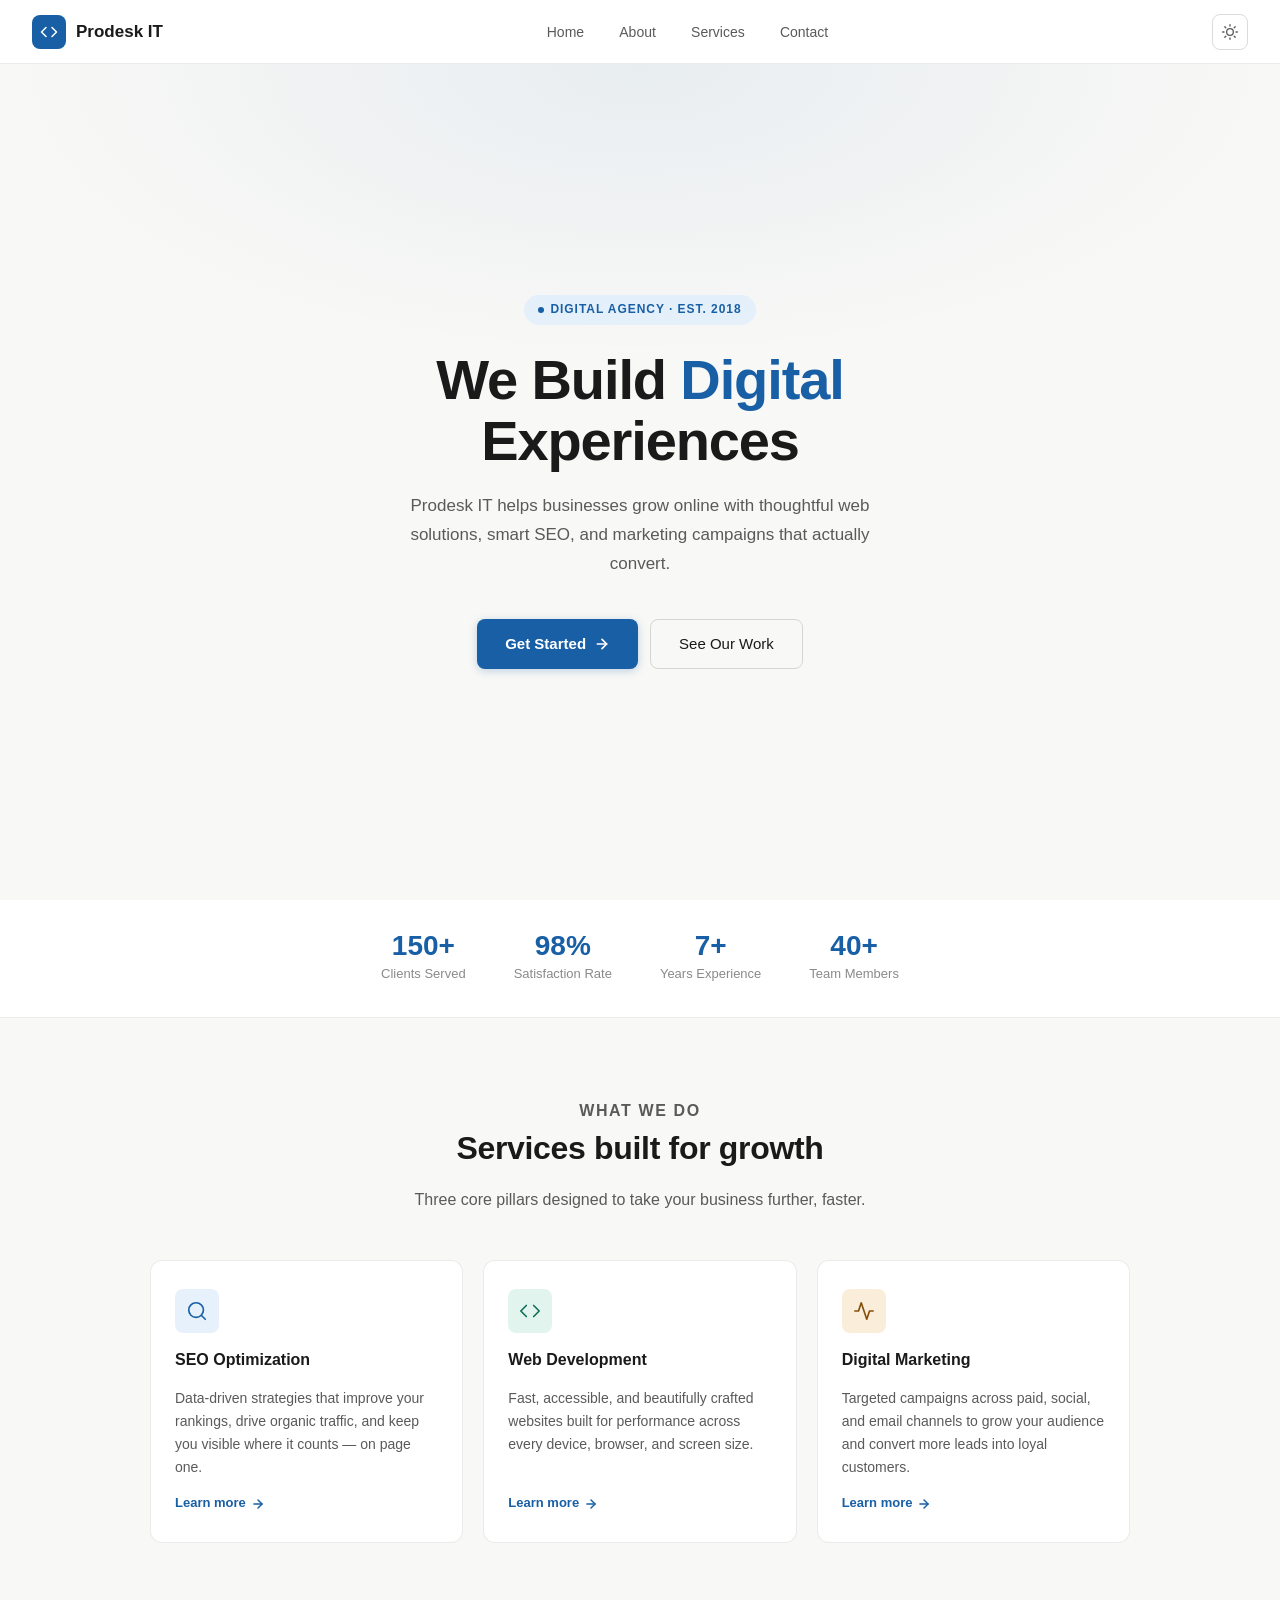
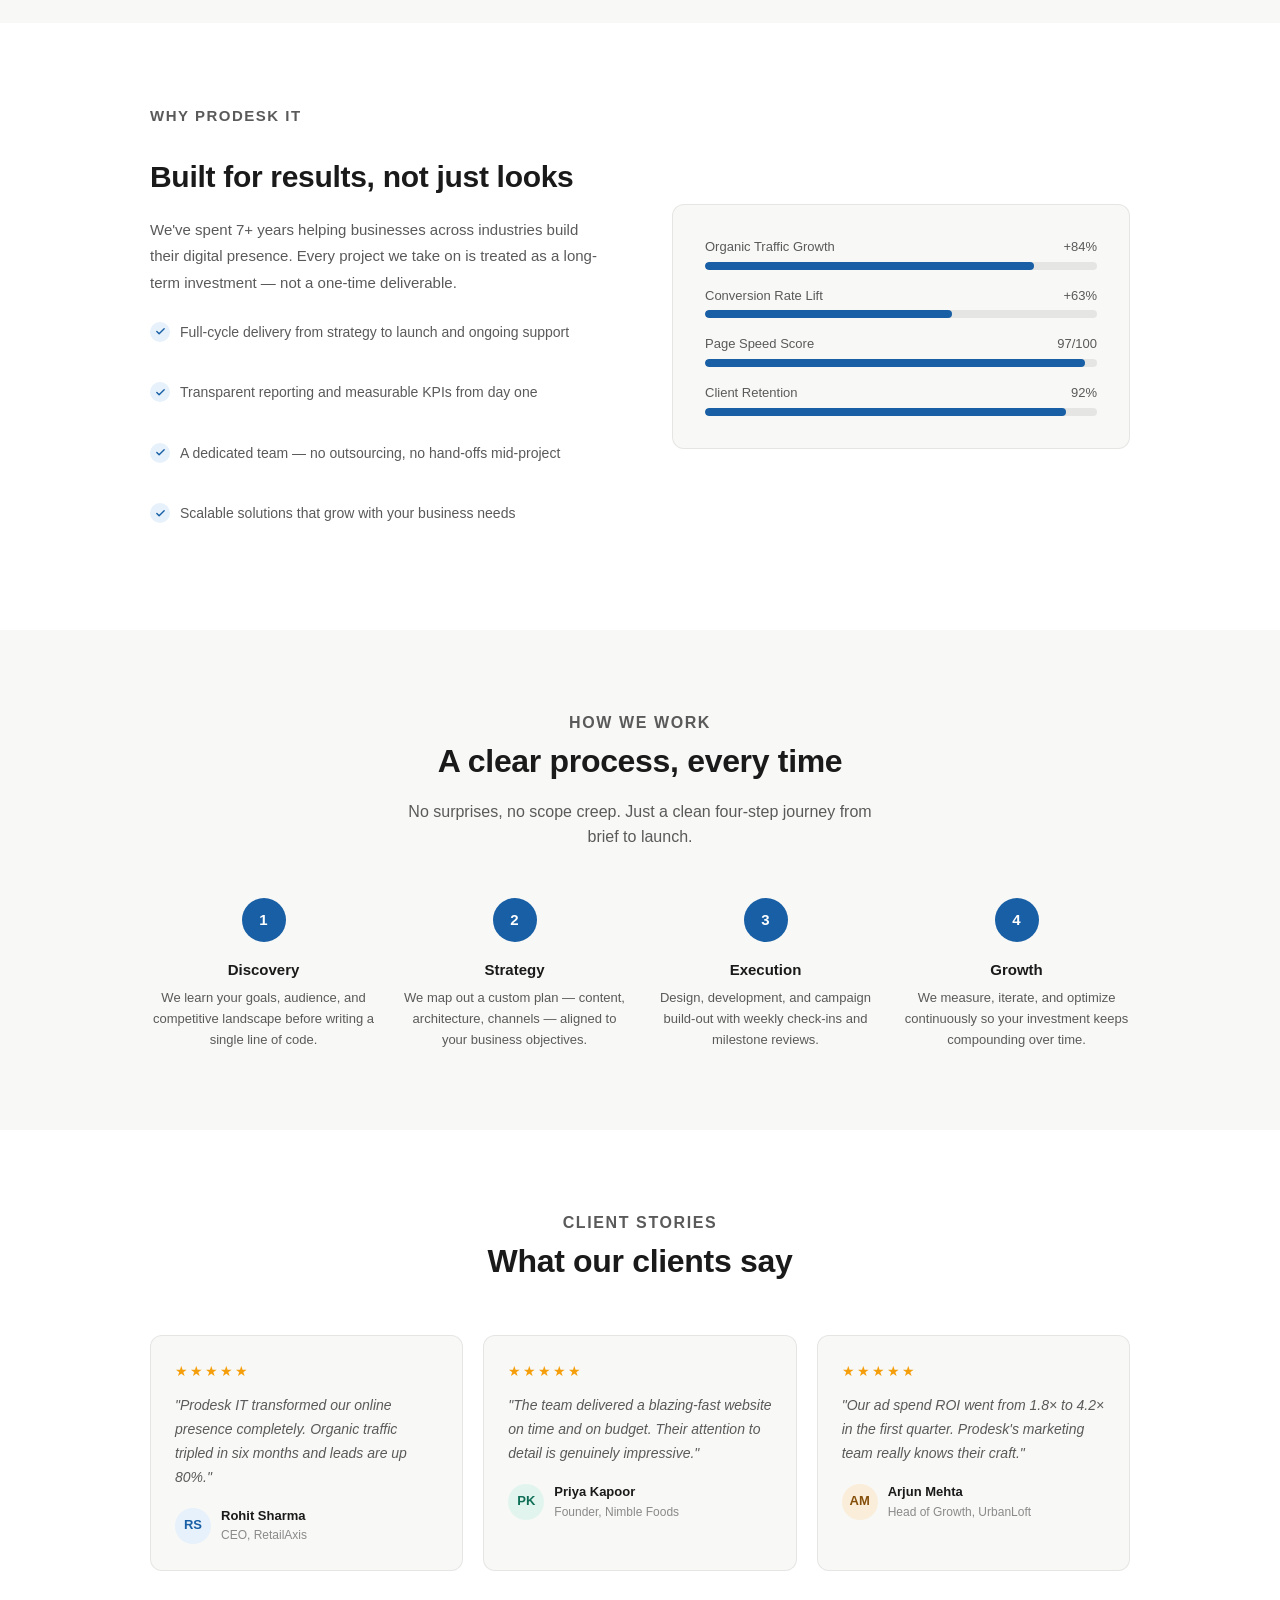
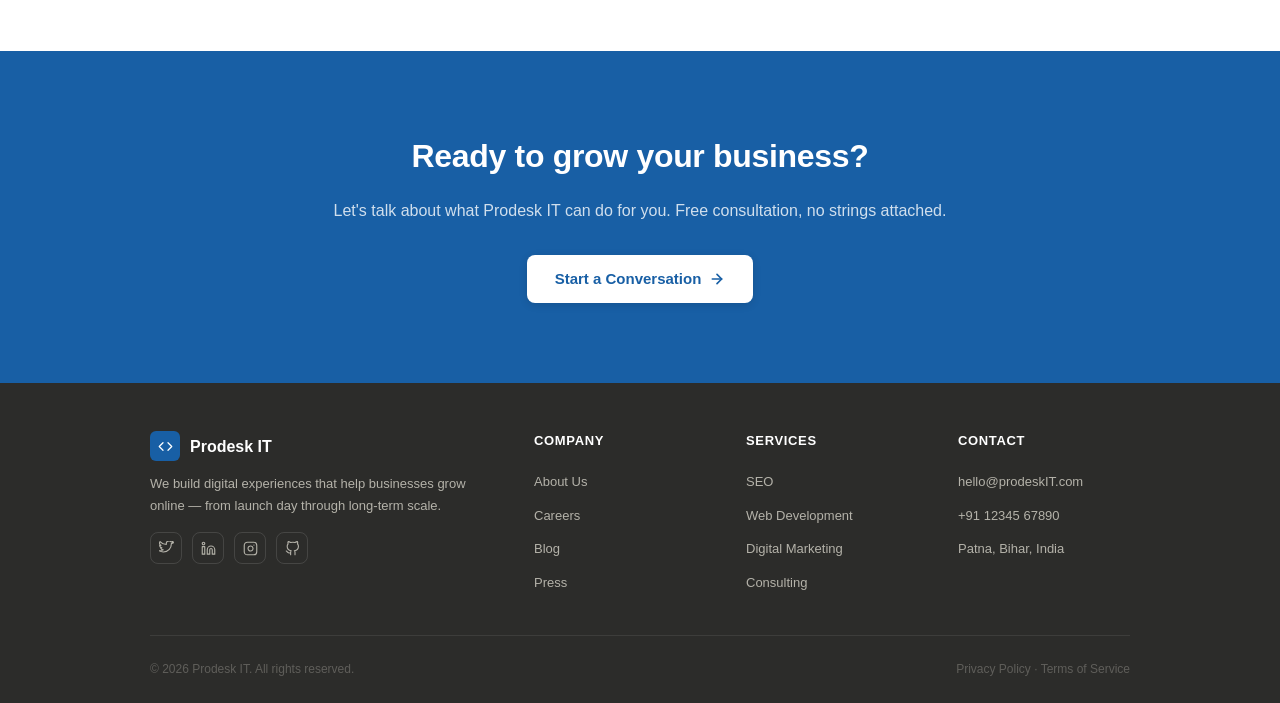
<file: index.html>
<!DOCTYPE html>
<html lang="en">

<head>
    <meta charset="UTF-8" />
    <meta name="viewport" content="width=device-width, initial-scale=1.0" />
    <meta name="description"
        content="Prodesk IT helps businesses grow online with web development, SEO, and digital marketing." />
    <meta name="theme-color" content="#185FA5" />
    <title>Prodesk IT — We Build Digital Experiences</title>
    <link rel="stylesheet" href="b.css" />
</head>

<body>

    <!-- ── Navbar ── -->
    <nav class="nav">
        <a href="#" class="nav-logo">
            <div class="nav-logo-icon">
                <svg viewBox="0 0 24 24">
                    <polyline points="16 18 22 12 16 6" />
                    <polyline points="8 6 2 12 8 18" />
                </svg>
            </div>
            Prodesk IT
        </a>
        <ul class="nav-links">
            <li><a href="#home">Home</a></li>
            <li><a href="#about">About</a></li>
            <li><a href="#services">Services</a></li>
            <li><a href="#contact">Contact</a></li>
        </ul>
        <div class="nav-controls">
            <button class="theme-toggle" id="themeToggle" onclick="toggleTheme()" aria-label="Toggle dark mode">
                <span class="theme-icon sun" aria-hidden="true">
                    <svg viewBox="0 0 24 24">
                        <circle cx="12" cy="12" r="5" />
                        <line x1="12" y1="1" x2="12" y2="3" />
                        <line x1="12" y1="21" x2="12" y2="23" />
                        <line x1="4.22" y1="4.22" x2="5.64" y2="5.64" />
                        <line x1="18.36" y1="18.36" x2="19.78" y2="19.78" />
                        <line x1="1" y1="12" x2="3" y2="12" />
                        <line x1="21" y1="12" x2="23" y2="12" />
                        <line x1="4.22" y1="19.78" x2="5.64" y2="18.36" />
                        <line x1="18.36" y1="5.64" x2="19.78" y2="4.22" />
                    </svg>
                </span>
                <span class="theme-icon moon" aria-hidden="true">
                    <svg viewBox="0 0 24 24">
                        <path d="M21 12.79A9 9 0 1 1 11.21 3 7 7 0 0 0 21 12.79z" />
                    </svg>
                </span>
            </button>
            <button class="nav-hamburger" onclick="toggleMenu()" aria-label="Toggle navigation" aria-expanded="false"
                id="hamburgerBtn">
                <svg viewBox="0 0 24 24">
                    <line x1="3" y1="6" x2="21" y2="6" />
                    <line x1="3" y1="12" x2="21" y2="12" />
                    <line x1="3" y1="18" x2="21" y2="18" />
                </svg>
            </button>
        </div>
    </nav>

    <div class="mobile-menu" id="mobileMenu">
        <a href="#home" onclick="closeMenu()">Home</a>
        <a href="#about" onclick="closeMenu()">About</a>
        <a href="#services" onclick="closeMenu()">Services</a>
        <a href="#contact" onclick="closeMenu()">Contact</a>
    </div>

    <!-- ── Hero ── -->
    <section class="hero" id="home">
        <div class="hero-badge"><span></span> Digital Agency · Est. 2018</div>
        <h1>We Build <em>Digital</em><br>Experiences</h1>
        <p class="hero-sub">Prodesk IT helps businesses grow online with thoughtful web solutions, smart SEO, and
            marketing campaigns that actually convert.</p>
        <div class="hero-actions">
            <a href="#contact" class="btn-primary">
                Get Started
                <svg viewBox="0 0 24 24">
                    <line x1="5" y1="12" x2="19" y2="12" />
                    <polyline points="12 5 19 12 12 19" />
                </svg>
            </a>
            <a href="#services" class="btn-secondary">See Our Work</a>
        </div>
    </section>

    <!-- ── Stats ── -->
    <div class="stats">
        <div class="stat-item">
            <div class="stat-number">150+</div>
            <div class="stat-label">Clients Served</div>
        </div>
        <div class="stat-item">
            <div class="stat-number">98%</div>
            <div class="stat-label">Satisfaction Rate</div>
        </div>
        <div class="stat-item">
            <div class="stat-number">7+</div>
            <div class="stat-label">Years Experience</div>
        </div>
        <div class="stat-item">
            <div class="stat-number">40+</div>
            <div class="stat-label">Team Members</div>
        </div>
    </div>

    <!-- ── Services ── -->
    <section class="section services-bg" id="services">
        <div class="section-inner">
            <div class="section-header">
                <p class="section-eyebrow">What We Do</p>
                <h2>Services built for growth</h2>
                <p>Three core pillars designed to take your business further, faster.</p>
            </div>
            <div class="cards-grid">
                <div class="card">
                    <div class="card-icon blue">
                        <svg viewBox="0 0 24 24">
                            <circle cx="11" cy="11" r="8" />
                            <line x1="21" y1="21" x2="16.65" y2="16.65" />
                        </svg>
                    </div>
                    <h3>SEO Optimization</h3>
                    <p>Data-driven strategies that improve your rankings, drive organic traffic, and keep you visible
                        where it counts — on page one.</p>
                    <a href="#" class="card-link">Learn more <svg viewBox="0 0 24 24">
                            <line x1="5" y1="12" x2="19" y2="12" />
                            <polyline points="12 5 19 12 12 19" />
                        </svg></a>
                </div>
                <div class="card">
                    <div class="card-icon teal">
                        <svg viewBox="0 0 24 24">
                            <polyline points="16 18 22 12 16 6" />
                            <polyline points="8 6 2 12 8 18" />
                        </svg>
                    </div>
                    <h3>Web Development</h3>
                    <p>Fast, accessible, and beautifully crafted websites built for performance across every device,
                        browser, and screen size.</p>
                    <a href="#" class="card-link">Learn more <svg viewBox="0 0 24 24">
                            <line x1="5" y1="12" x2="19" y2="12" />
                            <polyline points="12 5 19 12 12 19" />
                        </svg></a>
                </div>
                <div class="card">
                    <div class="card-icon amber">
                        <svg viewBox="0 0 24 24">
                            <path d="M22 12h-4l-3 9L9 3l-3 9H2" />
                        </svg>
                    </div>
                    <h3>Digital Marketing</h3>
                    <p>Targeted campaigns across paid, social, and email channels to grow your audience and convert more
                        leads into loyal customers.</p>
                    <a href="#" class="card-link">Learn more <svg viewBox="0 0 24 24">
                            <line x1="5" y1="12" x2="19" y2="12" />
                            <polyline points="12 5 19 12 12 19" />
                        </svg></a>
                </div>
            </div>
        </div>
    </section>

    <!-- ── About / Features ── -->
    <section class="section" id="about">
        <div class="section-inner">
            <div class="features-grid">
                <div class="features-text">
                    <p class="section-eyebrow">Why Prodesk IT</p>
                    <h2>Built for results, not just looks</h2>
                    <p>We've spent 7+ years helping businesses across industries build their digital presence. Every
                        project we take on is treated as a long-term investment — not a one-time deliverable.</p>
                    <div class="feature-list">
                        <div class="feature-item">
                            <div class="feature-check"><svg viewBox="0 0 24 24">
                                    <polyline points="20 6 9 17 4 12" />
                                </svg></div>
                            <p>Full-cycle delivery from strategy to launch and ongoing support</p>
                        </div>
                        <div class="feature-item">
                            <div class="feature-check"><svg viewBox="0 0 24 24">
                                    <polyline points="20 6 9 17 4 12" />
                                </svg></div>
                            <p>Transparent reporting and measurable KPIs from day one</p>
                        </div>
                        <div class="feature-item">
                            <div class="feature-check"><svg viewBox="0 0 24 24">
                                    <polyline points="20 6 9 17 4 12" />
                                </svg></div>
                            <p>A dedicated team — no outsourcing, no hand-offs mid-project</p>
                        </div>
                        <div class="feature-item">
                            <div class="feature-check"><svg viewBox="0 0 24 24">
                                    <polyline points="20 6 9 17 4 12" />
                                </svg></div>
                            <p>Scalable solutions that grow with your business needs</p>
                        </div>
                    </div>
                </div>
                <div class="features-visual">
                    <div>
                        <div class="visual-bar-label"><span>Organic Traffic Growth</span><span>+84%</span></div>
                        <div class="visual-bar-track">
                            <div class="visual-bar-fill" style="width:84%"></div>
                        </div>
                    </div>
                    <div>
                        <div class="visual-bar-label"><span>Conversion Rate Lift</span><span>+63%</span></div>
                        <div class="visual-bar-track">
                            <div class="visual-bar-fill" style="width:63%"></div>
                        </div>
                    </div>
                    <div>
                        <div class="visual-bar-label"><span>Page Speed Score</span><span>97/100</span></div>
                        <div class="visual-bar-track">
                            <div class="visual-bar-fill" style="width:97%"></div>
                        </div>
                    </div>
                    <div>
                        <div class="visual-bar-label"><span>Client Retention</span><span>92%</span></div>
                        <div class="visual-bar-track">
                            <div class="visual-bar-fill" style="width:92%"></div>
                        </div>
                    </div>
                </div>
            </div>
        </div>
    </section>

    <!-- ── Process ── -->
    <section class="section process-bg">
        <div class="section-inner">
            <div class="section-header">
                <p class="section-eyebrow">How We Work</p>
                <h2>A clear process, every time</h2>
                <p>No surprises, no scope creep. Just a clean four-step journey from brief to launch.</p>
            </div>
            <div class="process-steps">
                <div class="process-step">
                    <div class="step-num">1</div>
                    <h3>Discovery</h3>
                    <p>We learn your goals, audience, and competitive landscape before writing a single line of code.
                    </p>
                </div>
                <div class="process-step">
                    <div class="step-num">2</div>
                    <h3>Strategy</h3>
                    <p>We map out a custom plan — content, architecture, channels — aligned to your business objectives.
                    </p>
                </div>
                <div class="process-step">
                    <div class="step-num">3</div>
                    <h3>Execution</h3>
                    <p>Design, development, and campaign build-out with weekly check-ins and milestone reviews.</p>
                </div>
                <div class="process-step">
                    <div class="step-num">4</div>
                    <h3>Growth</h3>
                    <p>We measure, iterate, and optimize continuously so your investment keeps compounding over time.
                    </p>
                </div>
            </div>
        </div>
    </section>

    <!-- ── Testimonials ── -->
    <section class="section">
        <div class="section-inner">
            <div class="section-header">
                <p class="section-eyebrow">Client Stories</p>
                <h2>What our clients say</h2>
            </div>
            <div class="testimonials-grid">
                <div class="testimonial-card">
                    <div class="testimonial-stars">★★★★★</div>
                    <blockquote>"Prodesk IT transformed our online presence completely. Organic traffic tripled in six
                        months and leads are up 80%."</blockquote>
                    <div class="testimonial-author">
                        <div class="author-avatar" style="background:#E6F1FB;color:#185FA5;">RS</div>
                        <div>
                            <div class="author-name">Rohit Sharma</div>
                            <div class="author-role">CEO, RetailAxis</div>
                        </div>
                    </div>
                </div>
                <div class="testimonial-card">
                    <div class="testimonial-stars">★★★★★</div>
                    <blockquote>"The team delivered a blazing-fast website on time and on budget. Their attention to
                        detail is genuinely impressive."</blockquote>
                    <div class="testimonial-author">
                        <div class="author-avatar" style="background:#E1F5EE;color:#0F6E56;">PK</div>
                        <div>
                            <div class="author-name">Priya Kapoor</div>
                            <div class="author-role">Founder, Nimble Foods</div>
                        </div>
                    </div>
                </div>
                <div class="testimonial-card">
                    <div class="testimonial-stars">★★★★★</div>
                    <blockquote>"Our ad spend ROI went from 1.8× to 4.2× in the first quarter. Prodesk's marketing team
                        really knows their craft."</blockquote>
                    <div class="testimonial-author">
                        <div class="author-avatar" style="background:#FAEEDA;color:#854F0B;">AM</div>
                        <div>
                            <div class="author-name">Arjun Mehta</div>
                            <div class="author-role">Head of Growth, UrbanLoft</div>
                        </div>
                    </div>
                </div>
            </div>
        </div>
    </section>

    <!-- ── CTA Banner ── -->
    <div class="cta-banner" id="contact">
        <h2>Ready to grow your business?</h2>
        <p>Let's talk about what Prodesk IT can do for you. Free consultation, no strings attached.</p>
        <a href="mailto:hello@prodeskIT.com" class="btn-white">
            Start a Conversation
            <svg viewBox="0 0 24 24">
                <line x1="5" y1="12" x2="19" y2="12" />
                <polyline points="12 5 19 12 12 19" />
            </svg>
        </a>
    </div>

    <!-- ── Footer ── -->
    <footer class="footer">
        <div class="footer-grid">
            <div class="footer-brand">
                <div class="footer-logo">
                    <div class="footer-logo-icon">
                        <svg viewBox="0 0 24 24">
                            <polyline points="16 18 22 12 16 6" />
                            <polyline points="8 6 2 12 8 18" />
                        </svg>
                    </div>
                    Prodesk IT
                </div>
                <p>We build digital experiences that help businesses grow online — from launch day through long-term
                    scale.</p>
                <div class="footer-social">
                    <a href="#" aria-label="Twitter">
                        <svg viewBox="0 0 24 24">
                            <path
                                d="M23 3a10.9 10.9 0 0 1-3.14 1.53A4.48 4.48 0 0 0 22.43.36a9 9 0 0 1-2.88 1.1A4.52 4.52 0 0 0 16.11 0c-2.5 0-4.52 2-4.52 4.5 0 .35.04.7.11 1.03C7.69 5.37 4.07 3.58 1.64.9a4.5 4.5 0 0 0 1.4 6.01A4.49 4.49 0 0 1 1 6.48v.05c0 2.18 1.55 4 3.6 4.41a4.52 4.52 0 0 1-2.04.08 4.52 4.52 0 0 0 4.22 3.13A9.05 9.05 0 0 1 0 15.54 12.8 12.8 0 0 0 6.92 17.5c8.3 0 12.84-6.88 12.84-12.84 0-.2 0-.39-.01-.58A9.17 9.17 0 0 0 23 2.1z" />
                        </svg>
                    </a>
                    <a href="#" aria-label="LinkedIn">
                        <svg viewBox="0 0 24 24">
                            <path d="M16 8a6 6 0 0 1 6 6v7h-4v-7a2 2 0 0 0-2-2 2 2 0 0 0-2 2v7h-4v-7a6 6 0 0 1 6-6z" />
                            <rect x="2" y="9" width="4" height="12" />
                            <circle cx="4" cy="4" r="2" />
                        </svg>
                    </a>
                    <a href="#" aria-label="Instagram">
                        <svg viewBox="0 0 24 24">
                            <rect x="2" y="2" width="20" height="20" rx="5" ry="5" />
                            <path d="M16 11.37A4 4 0 1 1 12.63 8 4 4 0 0 1 16 11.37z" />
                            <line x1="17.5" y1="6.5" x2="17.51" y2="6.5" />
                        </svg>
                    </a>
                    <a href="#" aria-label="GitHub">
                        <svg viewBox="0 0 24 24">
                            <path
                                d="M9 19c-5 1.5-5-2.5-7-3m14 6v-3.87a3.37 3.37 0 0 0-.94-2.61c3.14-.35 6.44-1.54 6.44-7A5.44 5.44 0 0 0 20 4.77 5.07 5.07 0 0 0 19.91 1S18.73.65 16 2.48a13.38 13.38 0 0 0-7 0C6.27.65 5.09 1 5.09 1A5.07 5.07 0 0 0 5 4.77a5.44 5.44 0 0 0-1.5 3.78c0 5.42 3.3 6.61 6.44 7A3.37 3.37 0 0 0 9 18.13V22" />
                        </svg>
                    </a>
                </div>
            </div>
            <div class="footer-col">
                <h4>Company</h4>
                <ul>
                    <li><a href="#">About Us</a></li>
                    <li><a href="#">Careers</a></li>
                    <li><a href="#">Blog</a></li>
                    <li><a href="#">Press</a></li>
                </ul>
            </div>
            <div class="footer-col">
                <h4>Services</h4>
                <ul>
                    <li><a href="#">SEO</a></li>
                    <li><a href="#">Web Development</a></li>
                    <li><a href="#">Digital Marketing</a></li>
                    <li><a href="#">Consulting</a></li>
                </ul>
            </div>
            <div class="footer-col">
                <h4>Contact</h4>
                <ul>
                    <li><a href="mailto:hello@prodeskIT.com">hello@prodeskIT.com</a></li>
                    <li><a href="tel:+911234567890">+91 12345 67890</a></li>
                    <li><a href="#">Patna, Bihar, India</a></li>
                </ul>
            </div>
        </div>
        <div class="footer-bottom">
            <p>© 2026 Prodesk IT. All rights reserved.</p>
            <p>Privacy Policy · Terms of Service</p>
        </div>
    </footer>

    <script src="c.js"></script>
</body>

</html>
</file>
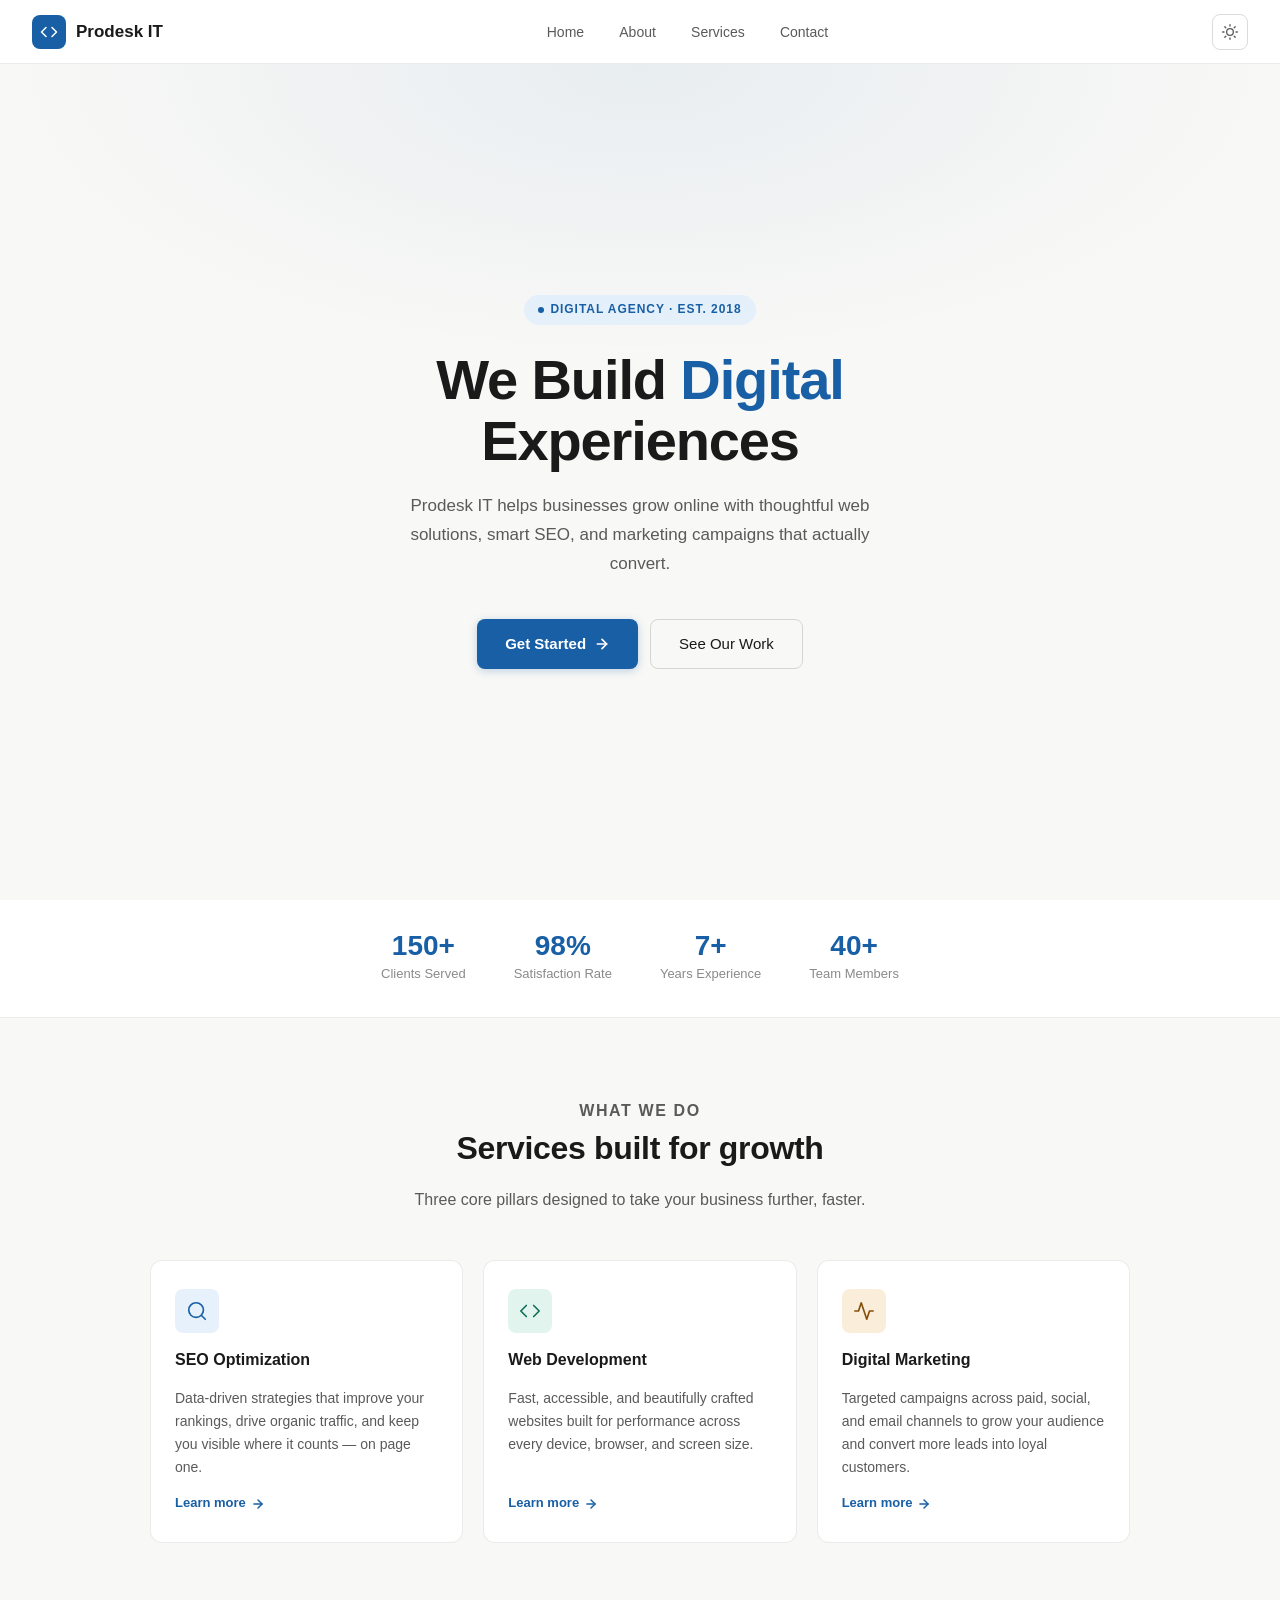
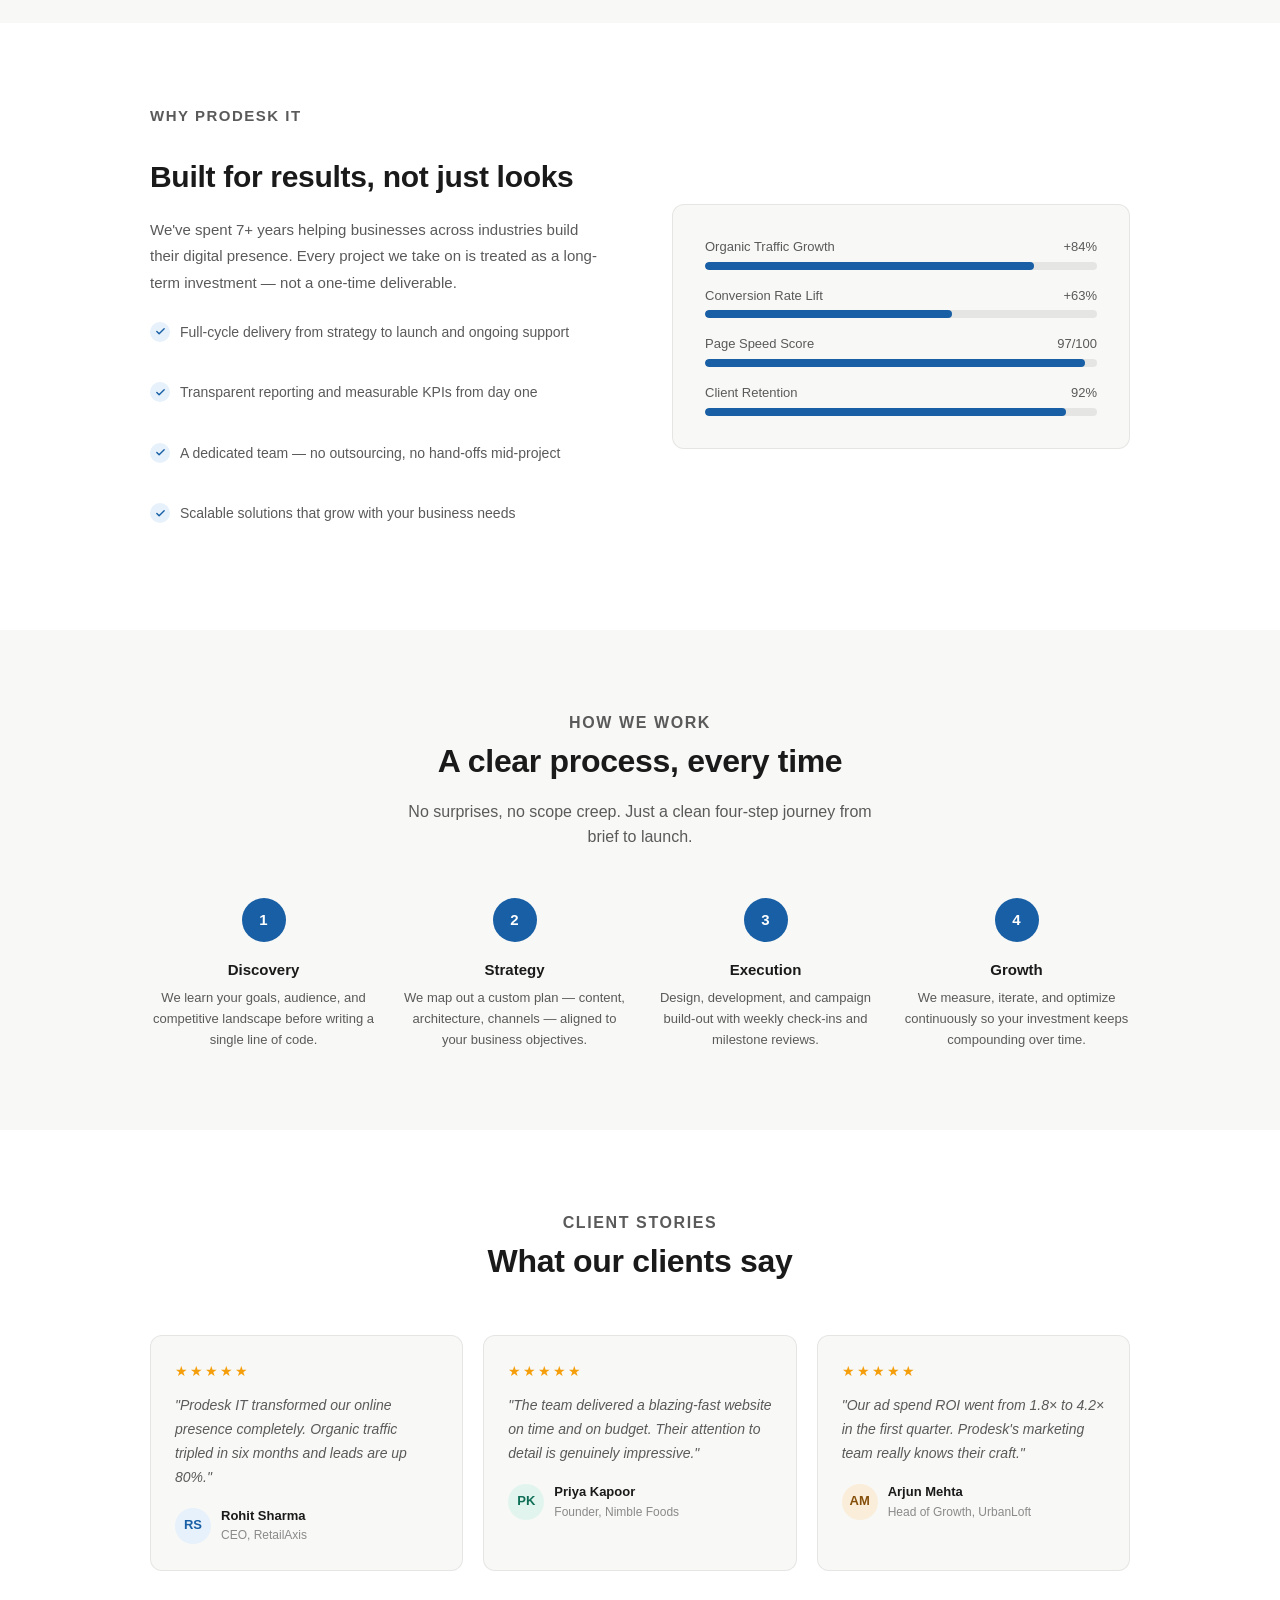
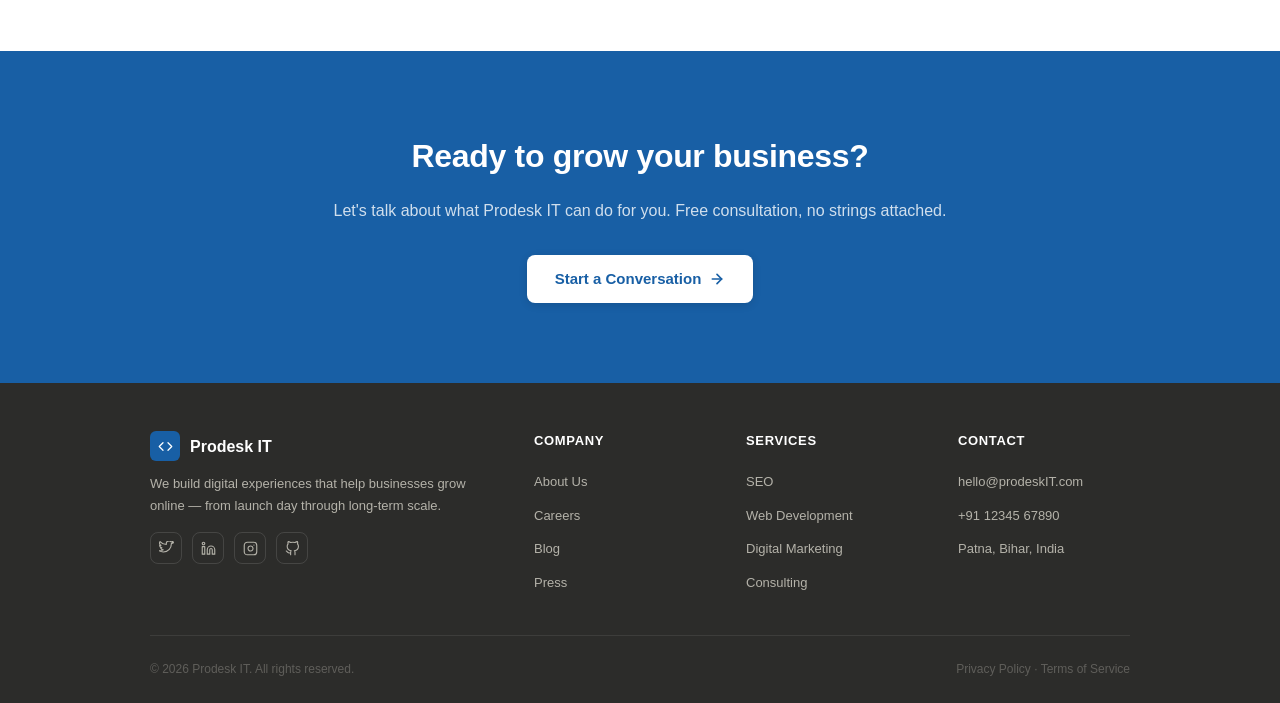
<file: a.html>
<!DOCTYPE html>
<html lang="en">

<head>
    <meta charset="UTF-8" />
    <meta name="viewport" content="width=device-width, initial-scale=1.0" />
    <meta name="description"
        content="Prodesk IT helps businesses grow online with web development, SEO, and digital marketing." />
    <meta name="theme-color" content="#185FA5" />
    <title>Prodesk IT — We Build Digital Experiences</title>
    <link rel="stylesheet" href="b.css" />
</head>

<body>

    <!-- ── Navbar ── -->
    <nav class="nav">
        <a href="#" class="nav-logo">
            <div class="nav-logo-icon">
                <svg viewBox="0 0 24 24">
                    <polyline points="16 18 22 12 16 6" />
                    <polyline points="8 6 2 12 8 18" />
                </svg>
            </div>
            Prodesk IT
        </a>
        <ul class="nav-links">
            <li><a href="#home">Home</a></li>
            <li><a href="#about">About</a></li>
            <li><a href="#services">Services</a></li>
            <li><a href="#contact">Contact</a></li>
        </ul>
        <div class="nav-controls">
            <button class="theme-toggle" id="themeToggle" onclick="toggleTheme()" aria-label="Toggle dark mode">
                <span class="theme-icon sun" aria-hidden="true">
                    <svg viewBox="0 0 24 24">
                        <circle cx="12" cy="12" r="5" />
                        <line x1="12" y1="1" x2="12" y2="3" />
                        <line x1="12" y1="21" x2="12" y2="23" />
                        <line x1="4.22" y1="4.22" x2="5.64" y2="5.64" />
                        <line x1="18.36" y1="18.36" x2="19.78" y2="19.78" />
                        <line x1="1" y1="12" x2="3" y2="12" />
                        <line x1="21" y1="12" x2="23" y2="12" />
                        <line x1="4.22" y1="19.78" x2="5.64" y2="18.36" />
                        <line x1="18.36" y1="5.64" x2="19.78" y2="4.22" />
                    </svg>
                </span>
                <span class="theme-icon moon" aria-hidden="true">
                    <svg viewBox="0 0 24 24">
                        <path d="M21 12.79A9 9 0 1 1 11.21 3 7 7 0 0 0 21 12.79z" />
                    </svg>
                </span>
            </button>
            <button class="nav-hamburger" onclick="toggleMenu()" aria-label="Toggle navigation" aria-expanded="false"
                id="hamburgerBtn">
                <svg viewBox="0 0 24 24">
                    <line x1="3" y1="6" x2="21" y2="6" />
                    <line x1="3" y1="12" x2="21" y2="12" />
                    <line x1="3" y1="18" x2="21" y2="18" />
                </svg>
            </button>
        </div>
    </nav>

    <div class="mobile-menu" id="mobileMenu">
        <a href="#home" onclick="closeMenu()">Home</a>
        <a href="#about" onclick="closeMenu()">About</a>
        <a href="#services" onclick="closeMenu()">Services</a>
        <a href="#contact" onclick="closeMenu()">Contact</a>
    </div>

    <!-- ── Hero ── -->
    <section class="hero" id="home">
        <div class="hero-badge"><span></span> Digital Agency · Est. 2018</div>
        <h1>We Build <em>Digital</em><br>Experiences</h1>
        <p class="hero-sub">Prodesk IT helps businesses grow online with thoughtful web solutions, smart SEO, and
            marketing campaigns that actually convert.</p>
        <div class="hero-actions">
            <a href="#contact" class="btn-primary">
                Get Started
                <svg viewBox="0 0 24 24">
                    <line x1="5" y1="12" x2="19" y2="12" />
                    <polyline points="12 5 19 12 12 19" />
                </svg>
            </a>
            <a href="#services" class="btn-secondary">See Our Work</a>
        </div>
    </section>

    <!-- ── Stats ── -->
    <div class="stats">
        <div class="stat-item">
            <div class="stat-number">150+</div>
            <div class="stat-label">Clients Served</div>
        </div>
        <div class="stat-item">
            <div class="stat-number">98%</div>
            <div class="stat-label">Satisfaction Rate</div>
        </div>
        <div class="stat-item">
            <div class="stat-number">7+</div>
            <div class="stat-label">Years Experience</div>
        </div>
        <div class="stat-item">
            <div class="stat-number">40+</div>
            <div class="stat-label">Team Members</div>
        </div>
    </div>

    <!-- ── Services ── -->
    <section class="section services-bg" id="services">
        <div class="section-inner">
            <div class="section-header">
                <p class="section-eyebrow">What We Do</p>
                <h2>Services built for growth</h2>
                <p>Three core pillars designed to take your business further, faster.</p>
            </div>
            <div class="cards-grid">
                <div class="card">
                    <div class="card-icon blue">
                        <svg viewBox="0 0 24 24">
                            <circle cx="11" cy="11" r="8" />
                            <line x1="21" y1="21" x2="16.65" y2="16.65" />
                        </svg>
                    </div>
                    <h3>SEO Optimization</h3>
                    <p>Data-driven strategies that improve your rankings, drive organic traffic, and keep you visible
                        where it counts — on page one.</p>
                    <a href="#" class="card-link">Learn more <svg viewBox="0 0 24 24">
                            <line x1="5" y1="12" x2="19" y2="12" />
                            <polyline points="12 5 19 12 12 19" />
                        </svg></a>
                </div>
                <div class="card">
                    <div class="card-icon teal">
                        <svg viewBox="0 0 24 24">
                            <polyline points="16 18 22 12 16 6" />
                            <polyline points="8 6 2 12 8 18" />
                        </svg>
                    </div>
                    <h3>Web Development</h3>
                    <p>Fast, accessible, and beautifully crafted websites built for performance across every device,
                        browser, and screen size.</p>
                    <a href="#" class="card-link">Learn more <svg viewBox="0 0 24 24">
                            <line x1="5" y1="12" x2="19" y2="12" />
                            <polyline points="12 5 19 12 12 19" />
                        </svg></a>
                </div>
                <div class="card">
                    <div class="card-icon amber">
                        <svg viewBox="0 0 24 24">
                            <path d="M22 12h-4l-3 9L9 3l-3 9H2" />
                        </svg>
                    </div>
                    <h3>Digital Marketing</h3>
                    <p>Targeted campaigns across paid, social, and email channels to grow your audience and convert more
                        leads into loyal customers.</p>
                    <a href="#" class="card-link">Learn more <svg viewBox="0 0 24 24">
                            <line x1="5" y1="12" x2="19" y2="12" />
                            <polyline points="12 5 19 12 12 19" />
                        </svg></a>
                </div>
            </div>
        </div>
    </section>

    <!-- ── About / Features ── -->
    <section class="section" id="about">
        <div class="section-inner">
            <div class="features-grid">
                <div class="features-text">
                    <p class="section-eyebrow">Why Prodesk IT</p>
                    <h2>Built for results, not just looks</h2>
                    <p>We've spent 7+ years helping businesses across industries build their digital presence. Every
                        project we take on is treated as a long-term investment — not a one-time deliverable.</p>
                    <div class="feature-list">
                        <div class="feature-item">
                            <div class="feature-check"><svg viewBox="0 0 24 24">
                                    <polyline points="20 6 9 17 4 12" />
                                </svg></div>
                            <p>Full-cycle delivery from strategy to launch and ongoing support</p>
                        </div>
                        <div class="feature-item">
                            <div class="feature-check"><svg viewBox="0 0 24 24">
                                    <polyline points="20 6 9 17 4 12" />
                                </svg></div>
                            <p>Transparent reporting and measurable KPIs from day one</p>
                        </div>
                        <div class="feature-item">
                            <div class="feature-check"><svg viewBox="0 0 24 24">
                                    <polyline points="20 6 9 17 4 12" />
                                </svg></div>
                            <p>A dedicated team — no outsourcing, no hand-offs mid-project</p>
                        </div>
                        <div class="feature-item">
                            <div class="feature-check"><svg viewBox="0 0 24 24">
                                    <polyline points="20 6 9 17 4 12" />
                                </svg></div>
                            <p>Scalable solutions that grow with your business needs</p>
                        </div>
                    </div>
                </div>
                <div class="features-visual">
                    <div>
                        <div class="visual-bar-label"><span>Organic Traffic Growth</span><span>+84%</span></div>
                        <div class="visual-bar-track">
                            <div class="visual-bar-fill" style="width:84%"></div>
                        </div>
                    </div>
                    <div>
                        <div class="visual-bar-label"><span>Conversion Rate Lift</span><span>+63%</span></div>
                        <div class="visual-bar-track">
                            <div class="visual-bar-fill" style="width:63%"></div>
                        </div>
                    </div>
                    <div>
                        <div class="visual-bar-label"><span>Page Speed Score</span><span>97/100</span></div>
                        <div class="visual-bar-track">
                            <div class="visual-bar-fill" style="width:97%"></div>
                        </div>
                    </div>
                    <div>
                        <div class="visual-bar-label"><span>Client Retention</span><span>92%</span></div>
                        <div class="visual-bar-track">
                            <div class="visual-bar-fill" style="width:92%"></div>
                        </div>
                    </div>
                </div>
            </div>
        </div>
    </section>

    <!-- ── Process ── -->
    <section class="section process-bg">
        <div class="section-inner">
            <div class="section-header">
                <p class="section-eyebrow">How We Work</p>
                <h2>A clear process, every time</h2>
                <p>No surprises, no scope creep. Just a clean four-step journey from brief to launch.</p>
            </div>
            <div class="process-steps">
                <div class="process-step">
                    <div class="step-num">1</div>
                    <h3>Discovery</h3>
                    <p>We learn your goals, audience, and competitive landscape before writing a single line of code.
                    </p>
                </div>
                <div class="process-step">
                    <div class="step-num">2</div>
                    <h3>Strategy</h3>
                    <p>We map out a custom plan — content, architecture, channels — aligned to your business objectives.
                    </p>
                </div>
                <div class="process-step">
                    <div class="step-num">3</div>
                    <h3>Execution</h3>
                    <p>Design, development, and campaign build-out with weekly check-ins and milestone reviews.</p>
                </div>
                <div class="process-step">
                    <div class="step-num">4</div>
                    <h3>Growth</h3>
                    <p>We measure, iterate, and optimize continuously so your investment keeps compounding over time.
                    </p>
                </div>
            </div>
        </div>
    </section>

    <!-- ── Testimonials ── -->
    <section class="section">
        <div class="section-inner">
            <div class="section-header">
                <p class="section-eyebrow">Client Stories</p>
                <h2>What our clients say</h2>
            </div>
            <div class="testimonials-grid">
                <div class="testimonial-card">
                    <div class="testimonial-stars">★★★★★</div>
                    <blockquote>"Prodesk IT transformed our online presence completely. Organic traffic tripled in six
                        months and leads are up 80%."</blockquote>
                    <div class="testimonial-author">
                        <div class="author-avatar" style="background:#E6F1FB;color:#185FA5;">RS</div>
                        <div>
                            <div class="author-name">Rohit Sharma</div>
                            <div class="author-role">CEO, RetailAxis</div>
                        </div>
                    </div>
                </div>
                <div class="testimonial-card">
                    <div class="testimonial-stars">★★★★★</div>
                    <blockquote>"The team delivered a blazing-fast website on time and on budget. Their attention to
                        detail is genuinely impressive."</blockquote>
                    <div class="testimonial-author">
                        <div class="author-avatar" style="background:#E1F5EE;color:#0F6E56;">PK</div>
                        <div>
                            <div class="author-name">Priya Kapoor</div>
                            <div class="author-role">Founder, Nimble Foods</div>
                        </div>
                    </div>
                </div>
                <div class="testimonial-card">
                    <div class="testimonial-stars">★★★★★</div>
                    <blockquote>"Our ad spend ROI went from 1.8× to 4.2× in the first quarter. Prodesk's marketing team
                        really knows their craft."</blockquote>
                    <div class="testimonial-author">
                        <div class="author-avatar" style="background:#FAEEDA;color:#854F0B;">AM</div>
                        <div>
                            <div class="author-name">Arjun Mehta</div>
                            <div class="author-role">Head of Growth, UrbanLoft</div>
                        </div>
                    </div>
                </div>
            </div>
        </div>
    </section>

    <!-- ── CTA Banner ── -->
    <div class="cta-banner" id="contact">
        <h2>Ready to grow your business?</h2>
        <p>Let's talk about what Prodesk IT can do for you. Free consultation, no strings attached.</p>
        <a href="mailto:hello@prodeskIT.com" class="btn-white">
            Start a Conversation
            <svg viewBox="0 0 24 24">
                <line x1="5" y1="12" x2="19" y2="12" />
                <polyline points="12 5 19 12 12 19" />
            </svg>
        </a>
    </div>

    <!-- ── Footer ── -->
    <footer class="footer">
        <div class="footer-grid">
            <div class="footer-brand">
                <div class="footer-logo">
                    <div class="footer-logo-icon">
                        <svg viewBox="0 0 24 24">
                            <polyline points="16 18 22 12 16 6" />
                            <polyline points="8 6 2 12 8 18" />
                        </svg>
                    </div>
                    Prodesk IT
                </div>
                <p>We build digital experiences that help businesses grow online — from launch day through long-term
                    scale.</p>
                <div class="footer-social">
                    <a href="#" aria-label="Twitter">
                        <svg viewBox="0 0 24 24">
                            <path
                                d="M23 3a10.9 10.9 0 0 1-3.14 1.53A4.48 4.48 0 0 0 22.43.36a9 9 0 0 1-2.88 1.1A4.52 4.52 0 0 0 16.11 0c-2.5 0-4.52 2-4.52 4.5 0 .35.04.7.11 1.03C7.69 5.37 4.07 3.58 1.64.9a4.5 4.5 0 0 0 1.4 6.01A4.49 4.49 0 0 1 1 6.48v.05c0 2.18 1.55 4 3.6 4.41a4.52 4.52 0 0 1-2.04.08 4.52 4.52 0 0 0 4.22 3.13A9.05 9.05 0 0 1 0 15.54 12.8 12.8 0 0 0 6.92 17.5c8.3 0 12.84-6.88 12.84-12.84 0-.2 0-.39-.01-.58A9.17 9.17 0 0 0 23 2.1z" />
                        </svg>
                    </a>
                    <a href="#" aria-label="LinkedIn">
                        <svg viewBox="0 0 24 24">
                            <path d="M16 8a6 6 0 0 1 6 6v7h-4v-7a2 2 0 0 0-2-2 2 2 0 0 0-2 2v7h-4v-7a6 6 0 0 1 6-6z" />
                            <rect x="2" y="9" width="4" height="12" />
                            <circle cx="4" cy="4" r="2" />
                        </svg>
                    </a>
                    <a href="#" aria-label="Instagram">
                        <svg viewBox="0 0 24 24">
                            <rect x="2" y="2" width="20" height="20" rx="5" ry="5" />
                            <path d="M16 11.37A4 4 0 1 1 12.63 8 4 4 0 0 1 16 11.37z" />
                            <line x1="17.5" y1="6.5" x2="17.51" y2="6.5" />
                        </svg>
                    </a>
                    <a href="#" aria-label="GitHub">
                        <svg viewBox="0 0 24 24">
                            <path
                                d="M9 19c-5 1.5-5-2.5-7-3m14 6v-3.87a3.37 3.37 0 0 0-.94-2.61c3.14-.35 6.44-1.54 6.44-7A5.44 5.44 0 0 0 20 4.77 5.07 5.07 0 0 0 19.91 1S18.73.65 16 2.48a13.38 13.38 0 0 0-7 0C6.27.65 5.09 1 5.09 1A5.07 5.07 0 0 0 5 4.77a5.44 5.44 0 0 0-1.5 3.78c0 5.42 3.3 6.61 6.44 7A3.37 3.37 0 0 0 9 18.13V22" />
                        </svg>
                    </a>
                </div>
            </div>
            <div class="footer-col">
                <h4>Company</h4>
                <ul>
                    <li><a href="#">About Us</a></li>
                    <li><a href="#">Careers</a></li>
                    <li><a href="#">Blog</a></li>
                    <li><a href="#">Press</a></li>
                </ul>
            </div>
            <div class="footer-col">
                <h4>Services</h4>
                <ul>
                    <li><a href="#">SEO</a></li>
                    <li><a href="#">Web Development</a></li>
                    <li><a href="#">Digital Marketing</a></li>
                    <li><a href="#">Consulting</a></li>
                </ul>
            </div>
            <div class="footer-col">
                <h4>Contact</h4>
                <ul>
                    <li><a href="mailto:hello@prodeskIT.com">hello@prodeskIT.com</a></li>
                    <li><a href="tel:+911234567890">+91 12345 67890</a></li>
                    <li><a href="#">Patna, Bihar, India</a></li>
                </ul>
            </div>
        </div>
        <div class="footer-bottom">
            <p>© 2026 Prodesk IT. All rights reserved.</p>
            <p>Privacy Policy · Terms of Service</p>
        </div>
    </footer>

    <script src="c.js"></script>
</body>

</html>
</file>
<file: b.css>
/* ── Reset & Base ── */
*, *::before, *::after { box-sizing: border-box; margin: 0; padding: 0; }

/* ── Light Theme (default) ── */
:root {
  --blue-50:  #E6F1FB;
  --blue-100: #B5D4F4;
  --blue-600: #185FA5;
  --blue-800: #0C447C;
  --blue-900: #042C53;
  --teal-50:  #E1F5EE;
  --teal-600: #0F6E56;
  --amber-50: #FAEEDA;
  --amber-600:#854F0B;
  --gray-200: #B4B2A9;
  --gray-600: #5F5E5A;
  --gray-900: #2C2C2A;

  --text-primary:   #1a1a1a;
  --text-secondary: #5a5a5a;
  --text-muted:     #8a8a8a;
  --bg-page:        #ffffff;
  --bg-surface:     #f8f8f6;
  --border:         rgba(0,0,0,0.08);
  --border-mid:     rgba(0,0,0,0.14);
  --radius-md:      8px;
  --radius-lg:      12px;

  /* Glassmorphism navbar - light */
  --nav-bg:      rgba(255,255,255,0.72);
  --nav-border:  rgba(0,0,0,0.08);

  /* Card lift shadow */
  --shadow-card: 0 8px 30px rgba(0,0,0,0.12);

  /* Transition speed */
  --t: 0.2s;
}

/* ── Dark Theme ── */
body.dark-theme {
  --blue-50:        #0c2340;
  --blue-100:       #163a60;
  --blue-600:       #3b82c4;
  --blue-800:       #185FA5;
  --teal-50:        #062a1e;
  --teal-600:       #1DB382;
  --amber-50:       #2a1a04;
  --amber-600:      #D4900A;
  --gray-200:       #888780;
  --gray-600:       #B4B2A9;
  --gray-900:       #111110;

  --text-primary:   #f0f0ee;
  --text-secondary: #b0b0aa;
  --text-muted:     #707068;
  --bg-page:        #111110;
  --bg-surface:     #1a1a18;
  --border:         rgba(255,255,255,0.08);
  --border-mid:     rgba(255,255,255,0.18);

  --nav-bg:      rgba(17,17,16,0.72);
  --nav-border:  rgba(255,255,255,0.08);
  --shadow-card: 0 8px 30px rgba(0,0,0,0.45);
}

html { scroll-behavior: smooth; }
body {
  font-family: -apple-system, BlinkMacSystemFont, 'Segoe UI', sans-serif;
  color: var(--text-primary);
  background: var(--bg-page);
  line-height: 1.6;
  transition: background var(--t), color var(--t);
}

/* ── Glassmorphism Sticky Navbar ── */
.nav {
  display: flex;
  align-items: center;
  justify-content: space-between;
  padding: 0 2rem;
  height: 64px;
  background: var(--nav-bg);
  border-bottom: 1px solid var(--nav-border);
  position: sticky;
  top: 0;
  z-index: 1000;
  backdrop-filter: blur(16px) saturate(180%);
  -webkit-backdrop-filter: blur(16px) saturate(180%);
  transition: background var(--t), border-color var(--t), box-shadow var(--t);
}
.nav.scrolled {
  box-shadow: 0 2px 20px rgba(0,0,0,0.08);
}
body.dark-theme .nav.scrolled {
  box-shadow: 0 2px 20px rgba(0,0,0,0.4);
}

.nav-logo {
  display: flex;
  align-items: center;
  gap: 10px;
  text-decoration: none;
  color: var(--text-primary);
  font-size: 17px;
  font-weight: 600;
  transition: opacity var(--t);
}
.nav-logo:hover { opacity: 0.8; }
.nav-logo-icon {
  width: 34px;
  height: 34px;
  background: var(--blue-600);
  border-radius: 8px;
  display: flex;
  align-items: center;
  justify-content: center;
  transition: transform var(--t);
}
.nav-logo:hover .nav-logo-icon { transform: rotate(-6deg) scale(1.05); }
.nav-logo-icon svg {
  width: 18px;
  height: 18px;
  stroke: #fff;
  fill: none;
  stroke-width: 2;
  stroke-linecap: round;
  stroke-linejoin: round;
}

.nav-links {
  display: flex;
  gap: 2.2rem;
  list-style: none;
}
.nav-links a {
  font-size: 14px;
  color: var(--text-secondary);
  text-decoration: none;
  position: relative;
  padding-bottom: 2px;
  transition: color var(--t);
}
.nav-links a::after {
  content: '';
  position: absolute;
  bottom: -2px;
  left: 0;
  width: 0;
  height: 2px;
  background: var(--blue-600);
  border-radius: 2px;
  transition: width 0.25s ease;
}
.nav-links a:hover { color: var(--text-primary); }
.nav-links a:hover::after { width: 100%; }

/* ── Nav Controls (theme toggle + hamburger) ── */
.nav-controls {
  display: flex;
  align-items: center;
  gap: 8px;
}

/* ── Theme Toggle Button ── */
.theme-toggle {
  width: 36px;
  height: 36px;
  border: 1px solid var(--border-mid);
  border-radius: var(--radius-md);
  background: transparent;
  cursor: pointer;
  display: flex;
  align-items: center;
  justify-content: center;
  color: var(--text-secondary);
  transition: background var(--t), border-color var(--t), color var(--t), transform 0.15s;
  position: relative;
  overflow: hidden;
}
.theme-toggle:hover {
  background: var(--bg-surface);
  color: var(--text-primary);
  transform: scale(1.05);
}
.theme-toggle:active { transform: scale(0.95); }
.theme-toggle svg {
  width: 16px;
  height: 16px;
  stroke: currentColor;
  fill: none;
  stroke-width: 2;
  stroke-linecap: round;
}

.theme-icon {
  position: absolute;
  display: flex;
  align-items: center;
  justify-content: center;
  transition: opacity 0.2s, transform 0.3s;
}
.theme-icon.sun  { opacity: 1;  transform: rotate(0deg) scale(1); }
.theme-icon.moon { opacity: 0;  transform: rotate(90deg) scale(0.5); }

body.dark-theme .theme-icon.sun  { opacity: 0;  transform: rotate(-90deg) scale(0.5); }
body.dark-theme .theme-icon.moon { opacity: 1;  transform: rotate(0deg) scale(1); }

/* ── Hamburger Button ── */
.nav-hamburger {
  display: none;
  background: none;
  border: 1px solid var(--border-mid);
  border-radius: var(--radius-md);
  padding: 6px 8px;
  cursor: pointer;
  color: var(--text-primary);
  line-height: 0;
  transition: background var(--t);
}
.nav-hamburger:hover { background: var(--bg-surface); }
.nav-hamburger svg {
  width: 20px;
  height: 20px;
  stroke: currentColor;
  fill: none;
  stroke-width: 2;
  stroke-linecap: round;
}

/* ── Mobile Menu ── */
.mobile-menu {
  display: none;
  flex-direction: column;
  background: var(--nav-bg);
  backdrop-filter: blur(16px);
  -webkit-backdrop-filter: blur(16px);
  border-bottom: 1px solid var(--border);
  padding: 0.75rem 2rem 1rem;
  gap: 0;
}
.mobile-menu.open { display: flex; }
.mobile-menu a {
  padding: 12px 0;
  font-size: 15px;
  color: var(--text-secondary);
  text-decoration: none;
  border-bottom: 1px solid var(--border);
  transition: color var(--t), padding-left var(--t);
}
.mobile-menu a:hover { color: var(--text-primary); padding-left: 6px; }
.mobile-menu a:last-child { border-bottom: none; }

/* ── Hero ── */
.hero {
  min-height: calc(100vh - 64px);
  display: flex;
  flex-direction: column;
  align-items: center;
  justify-content: center;
  text-align: center;
  padding: 5rem 2rem;
  background: var(--bg-surface);
  position: relative;
  overflow: hidden;
  transition: background var(--t);
}
.hero::before {
  content: '';
  position: absolute;
  inset: 0;
  background: radial-gradient(ellipse 70% 50% at 50% 0%, rgba(24,95,165,0.07) 0%, transparent 70%);
  pointer-events: none;
}
.hero-badge {
  display: inline-flex;
  align-items: center;
  gap: 6px;
  background: var(--blue-50);
  color: var(--blue-600);
  font-size: 12px;
  font-weight: 600;
  letter-spacing: 0.08em;
  text-transform: uppercase;
  padding: 5px 14px;
  border-radius: 100px;
  margin-bottom: 1.5rem;
  transition: background var(--t), color var(--t);
}
.hero-badge span {
  width: 6px;
  height: 6px;
  background: var(--blue-600);
  border-radius: 50%;
  display: inline-block;
}
.hero h1 {
  font-size: clamp(32px, 5vw, 56px);
  font-weight: 700;
  line-height: 1.1;
  letter-spacing: -0.02em;
  color: var(--text-primary);
  max-width: 640px;
  margin-bottom: 1.25rem;
}
.hero h1 em {
  font-style: normal;
  color: var(--blue-600);
}
.hero-sub {
  font-size: 17px;
  color: var(--text-secondary);
  max-width: 460px;
  line-height: 1.7;
  margin-bottom: 2.5rem;
}
.hero-actions {
  display: flex;
  gap: 12px;
  flex-wrap: wrap;
  justify-content: center;
}

/* ── Buttons with Micro-Interactions ── */
.btn-primary {
  display: inline-flex;
  align-items: center;
  gap: 8px;
  padding: 12px 28px;
  background: var(--blue-600);
  color: #fff;
  border: none;
  border-radius: var(--radius-md);
  font-size: 15px;
  font-weight: 600;
  cursor: pointer;
  text-decoration: none;
  transition: background 0.2s, transform 0.15s, box-shadow 0.2s;
  box-shadow: 0 2px 8px rgba(24,95,165,0.25);
}
.btn-primary:hover {
  background: var(--blue-800);
  transform: scale(1.05);
  box-shadow: 0 6px 20px rgba(24,95,165,0.4);
}
.btn-primary:active { transform: scale(0.97); box-shadow: none; }
.btn-primary svg {
  width: 16px;
  height: 16px;
  stroke: currentColor;
  fill: none;
  stroke-width: 2.5;
  stroke-linecap: round;
  stroke-linejoin: round;
  transition: transform 0.2s;
}
.btn-primary:hover svg { transform: translateX(3px); }

.btn-secondary {
  display: inline-flex;
  align-items: center;
  gap: 8px;
  padding: 12px 28px;
  background: transparent;
  color: var(--text-primary);
  border: 1px solid var(--border-mid);
  border-radius: var(--radius-md);
  font-size: 15px;
  font-weight: 500;
  cursor: pointer;
  text-decoration: none;
  transition: border-color 0.2s, background 0.2s, transform 0.15s, color var(--t);
}
.btn-secondary:hover {
  background: var(--bg-surface);
  border-color: var(--blue-600);
  color: var(--blue-600);
  transform: scale(1.05);
}
.btn-secondary:active { transform: scale(0.97); }

.btn-white {
  display: inline-flex;
  align-items: center;
  gap: 8px;
  padding: 12px 28px;
  background: #fff;
  color: var(--blue-600);
  border: none;
  border-radius: var(--radius-md);
  font-size: 15px;
  font-weight: 700;
  cursor: pointer;
  text-decoration: none;
  transition: opacity 0.15s, transform 0.15s, box-shadow 0.2s;
  box-shadow: 0 2px 8px rgba(0,0,0,0.12);
}
.btn-white:hover {
  opacity: 0.95;
  transform: scale(1.05);
  box-shadow: 0 6px 20px rgba(0,0,0,0.2);
}
.btn-white:active { transform: scale(0.97); }
.btn-white svg {
  width: 16px;
  height: 16px;
  stroke: currentColor;
  fill: none;
  stroke-width: 2.5;
  stroke-linecap: round;
  stroke-linejoin: round;
  transition: transform 0.2s;
}
.btn-white:hover svg { transform: translateX(3px); }

/* ── Stats Strip ── */
.stats {
  display: flex;
  justify-content: center;
  gap: 3rem;
  padding: 2rem;
  background: var(--bg-page);
  border-bottom: 1px solid var(--border);
  flex-wrap: wrap;
  transition: background var(--t);
}
.stat-item { text-align: center; }
.stat-number {
  font-size: 28px;
  font-weight: 700;
  color: var(--blue-600);
  line-height: 1;
}
.stat-label {
  font-size: 13px;
  color: var(--text-muted);
  margin-top: 4px;
}

/* ── Section Base ── */
.section { padding: 5rem 2rem; }
.section-inner { max-width: 980px; margin: 0 auto; }
.section-header { text-align: center; margin-bottom: 3rem; }
.section-eyebrow {
  font-size: 12px;
  font-weight: 600;
  letter-spacing: 0.1em;
  text-transform: uppercase;
  color: var(--blue-600);
  margin-bottom: 0.75rem;
}
.section-header h2 {
  font-size: 32px;
  font-weight: 700;
  letter-spacing: -0.01em;
  color: var(--text-primary);
  margin-bottom: 0.75rem;
}
.section-header p {
  font-size: 16px;
  color: var(--text-secondary);
  max-width: 480px;
  margin: 0 auto;
}

/* ── Services ── */
.services-bg {
  background: var(--bg-surface);
  transition: background var(--t);
}
.cards-grid {
  display: grid;
  grid-template-columns: repeat(3, 1fr);
  gap: 1.25rem;
}

/* ── Service Card Z-Axis Lift (Phase 2) ── */
.card {
  background: var(--bg-page);
  border: 1px solid var(--border);
  border-radius: var(--radius-lg);
  padding: 1.75rem 1.5rem;
  display: flex;
  flex-direction: column;
  gap: 14px;
  transition: border-color 0.25s, transform 0.25s, box-shadow 0.25s, background var(--t);
  cursor: default;
}
.card:hover {
  border-color: var(--blue-600);
  transform: translateY(-6px);
  box-shadow: var(--shadow-card);
}
.card-icon {
  width: 44px;
  height: 44px;
  border-radius: var(--radius-md);
  display: flex;
  align-items: center;
  justify-content: center;
  transition: transform 0.25s;
}
.card:hover .card-icon { transform: scale(1.1) rotate(-4deg); }
.card-icon svg {
  width: 22px;
  height: 22px;
  stroke: currentColor;
  fill: none;
  stroke-width: 1.8;
  stroke-linecap: round;
  stroke-linejoin: round;
}
.card-icon.blue  { background: var(--blue-50);  color: var(--blue-600); }
.card-icon.teal  { background: var(--teal-50);  color: var(--teal-600); }
.card-icon.amber { background: var(--amber-50); color: var(--amber-600); }
.card h3 {
  font-size: 16px;
  font-weight: 600;
  color: var(--text-primary);
}
.card p {
  font-size: 14px;
  color: var(--text-secondary);
  line-height: 1.65;
}
.card-link {
  display: inline-flex;
  align-items: center;
  gap: 5px;
  font-size: 13px;
  font-weight: 600;
  color: var(--blue-600);
  text-decoration: none;
  margin-top: auto;
  transition: gap 0.2s;
}
.card-link:hover { gap: 8px; }
.card-link svg {
  width: 14px;
  height: 14px;
  stroke: currentColor;
  fill: none;
  stroke-width: 2.5;
  stroke-linecap: round;
  stroke-linejoin: round;
}

/* ── About / Features ── */
.features-grid {
  display: grid;
  grid-template-columns: 1fr 1fr;
  gap: 4rem;
  align-items: center;
}
.features-text h2 {
  font-size: 30px;
  font-weight: 700;
  letter-spacing: -0.01em;
  margin-bottom: 1rem;
}
.features-text p {
  font-size: 15px;
  color: var(--text-secondary);
  line-height: 1.75;
  margin-bottom: 1.5rem;
}
.feature-list { display: flex; flex-direction: column; gap: 12px; }
.feature-item { display: flex; align-items: flex-start; gap: 10px; }
.feature-check {
  width: 20px;
  height: 20px;
  min-width: 20px;
  background: var(--blue-50);
  color: var(--blue-600);
  border-radius: 50%;
  display: flex;
  align-items: center;
  justify-content: center;
  margin-top: 2px;
}
.feature-check svg {
  width: 11px;
  height: 11px;
  stroke: currentColor;
  fill: none;
  stroke-width: 3;
  stroke-linecap: round;
  stroke-linejoin: round;
}
.feature-item p { font-size: 14px; color: var(--text-secondary); }
.features-visual {
  background: var(--bg-surface);
  border: 1px solid var(--border);
  border-radius: var(--radius-lg);
  padding: 2rem;
  display: flex;
  flex-direction: column;
  gap: 1rem;
  transition: background var(--t);
}
.visual-bar-label {
  display: flex;
  justify-content: space-between;
  font-size: 13px;
  color: var(--text-secondary);
  margin-bottom: 4px;
}
.visual-bar-track {
  height: 8px;
  background: var(--border);
  border-radius: 100px;
  overflow: hidden;
}
.visual-bar-fill {
  height: 100%;
  border-radius: 100px;
  background: var(--blue-600);
  transition: background var(--t);
}

/* ── Process ── */
.process-bg {
  background: var(--bg-surface);
  transition: background var(--t);
}
.process-steps {
  display: grid;
  grid-template-columns: repeat(4, 1fr);
  gap: 1.5rem;
}
.process-step { text-align: center; }
.step-num {
  width: 44px;
  height: 44px;
  background: var(--blue-600);
  color: #fff;
  border-radius: 50%;
  display: flex;
  align-items: center;
  justify-content: center;
  font-size: 15px;
  font-weight: 700;
  margin: 0 auto 1rem;
  transition: transform 0.25s, box-shadow 0.25s;
}
.process-step:hover .step-num {
  transform: scale(1.1);
  box-shadow: 0 4px 16px rgba(24,95,165,0.35);
}
.process-step h3 {
  font-size: 15px;
  font-weight: 600;
  color: var(--text-primary);
  margin-bottom: 6px;
}
.process-step p {
  font-size: 13px;
  color: var(--text-secondary);
  line-height: 1.6;
}

/* ── Testimonials ── */
.testimonials-grid {
  display: grid;
  grid-template-columns: repeat(3, 1fr);
  gap: 1.25rem;
}
.testimonial-card {
  background: var(--bg-surface);
  border: 1px solid var(--border);
  border-radius: var(--radius-lg);
  padding: 1.5rem;
  transition: transform 0.25s, box-shadow 0.25s, background var(--t);
}
.testimonial-card:hover {
  transform: translateY(-4px);
  box-shadow: var(--shadow-card);
}
.testimonial-stars {
  color: #F59E0B;
  font-size: 14px;
  margin-bottom: 0.75rem;
  letter-spacing: 2px;
}
.testimonial-card blockquote {
  font-size: 14px;
  color: var(--text-secondary);
  line-height: 1.7;
  font-style: italic;
  margin-bottom: 1rem;
}
.testimonial-author { display: flex; align-items: center; gap: 10px; }
.author-avatar {
  width: 36px;
  height: 36px;
  border-radius: 50%;
  display: flex;
  align-items: center;
  justify-content: center;
  font-size: 13px;
  font-weight: 700;
}
.author-name { font-size: 13px; font-weight: 600; color: var(--text-primary); }
.author-role { font-size: 12px; color: var(--text-muted); }

/* ── CTA Banner ── */
.cta-banner {
  background: var(--blue-600);
  padding: 5rem 2rem;
  text-align: center;
  transition: background var(--t);
}
.cta-banner h2 {
  font-size: 32px;
  font-weight: 700;
  color: #fff;
  letter-spacing: -0.01em;
  margin-bottom: 1rem;
}
.cta-banner p {
  font-size: 16px;
  color: rgba(255,255,255,0.8);
  margin-bottom: 2rem;
}

/* ── Footer ── */
.footer {
  background: var(--gray-900);
  color: var(--gray-200);
  padding: 3rem 2rem 1.5rem;
  transition: background var(--t);
}
.footer-grid {
  display: grid;
  grid-template-columns: 2fr 1fr 1fr 1fr;
  gap: 2.5rem;
  max-width: 980px;
  margin: 0 auto 2.5rem;
}
.footer-brand { display: flex; flex-direction: column; gap: 12px; }
.footer-logo {
  display: flex;
  align-items: center;
  gap: 10px;
  font-size: 16px;
  font-weight: 600;
  color: #fff;
}
.footer-logo-icon {
  width: 30px;
  height: 30px;
  background: var(--blue-600);
  border-radius: 6px;
  display: flex;
  align-items: center;
  justify-content: center;
}
.footer-logo-icon svg {
  width: 15px;
  height: 15px;
  stroke: #fff;
  fill: none;
  stroke-width: 2;
  stroke-linecap: round;
  stroke-linejoin: round;
}
.footer-brand p {
  font-size: 13px;
  color: var(--gray-200);
  line-height: 1.65;
}
.footer-social { display: flex; gap: 10px; margin-top: 4px; }
.footer-social a {
  width: 32px;
  height: 32px;
  border: 1px solid rgba(255,255,255,0.12);
  border-radius: var(--radius-md);
  display: flex;
  align-items: center;
  justify-content: center;
  color: var(--gray-200);
  text-decoration: none;
  transition: border-color 0.15s, color 0.15s, transform 0.15s;
}
.footer-social a:hover {
  border-color: rgba(255,255,255,0.4);
  color: #fff;
  transform: translateY(-2px);
}
.footer-social svg {
  width: 15px;
  height: 15px;
  stroke: currentColor;
  fill: none;
  stroke-width: 1.8;
  stroke-linecap: round;
  stroke-linejoin: round;
}
.footer-col h4 {
  font-size: 13px;
  font-weight: 600;
  color: #fff;
  letter-spacing: 0.05em;
  text-transform: uppercase;
  margin-bottom: 1rem;
}
.footer-col ul {
  list-style: none;
  display: flex;
  flex-direction: column;
  gap: 8px;
}
.footer-col a {
  font-size: 13px;
  color: var(--gray-200);
  text-decoration: none;
  transition: color 0.15s, padding-left 0.15s;
}
.footer-col a:hover { color: #fff; padding-left: 4px; }
.footer-bottom {
  max-width: 980px;
  margin: 0 auto;
  padding-top: 1.5rem;
  border-top: 1px solid rgba(255,255,255,0.08);
  display: flex;
  justify-content: space-between;
  align-items: center;
  flex-wrap: wrap;
  gap: 0.5rem;
}
.footer-bottom p { font-size: 12px; color: var(--gray-600); }

/* ── Responsive ── */
@media (max-width: 768px) {
  .nav-links       { display: none; }
  .nav-hamburger   { display: block; }
  .hero            { min-height: auto; padding: 4rem 1.5rem; }
  .stats           { gap: 2rem; }
  .cards-grid      { grid-template-columns: 1fr; }
  .features-grid   { grid-template-columns: 1fr; }
  .features-visual { display: none; }
  .process-steps   { grid-template-columns: 1fr 1fr; }
  .testimonials-grid { grid-template-columns: 1fr; }
  .footer-grid     { grid-template-columns: 1fr 1fr; }
  .section         { padding: 3.5rem 1.5rem; }
}
@media (max-width: 480px) {
  .process-steps { grid-template-columns: 1fr; }
  .footer-grid   { grid-template-columns: 1fr; }
  .hero-actions  { flex-direction: column; align-items: center; }
}

/* ── Reduced Motion Accessibility ── */
@media (prefers-reduced-motion: reduce) {
  *, *::before, *::after {
    transition: none !important;
    animation: none !important;
  }
}
</file>
